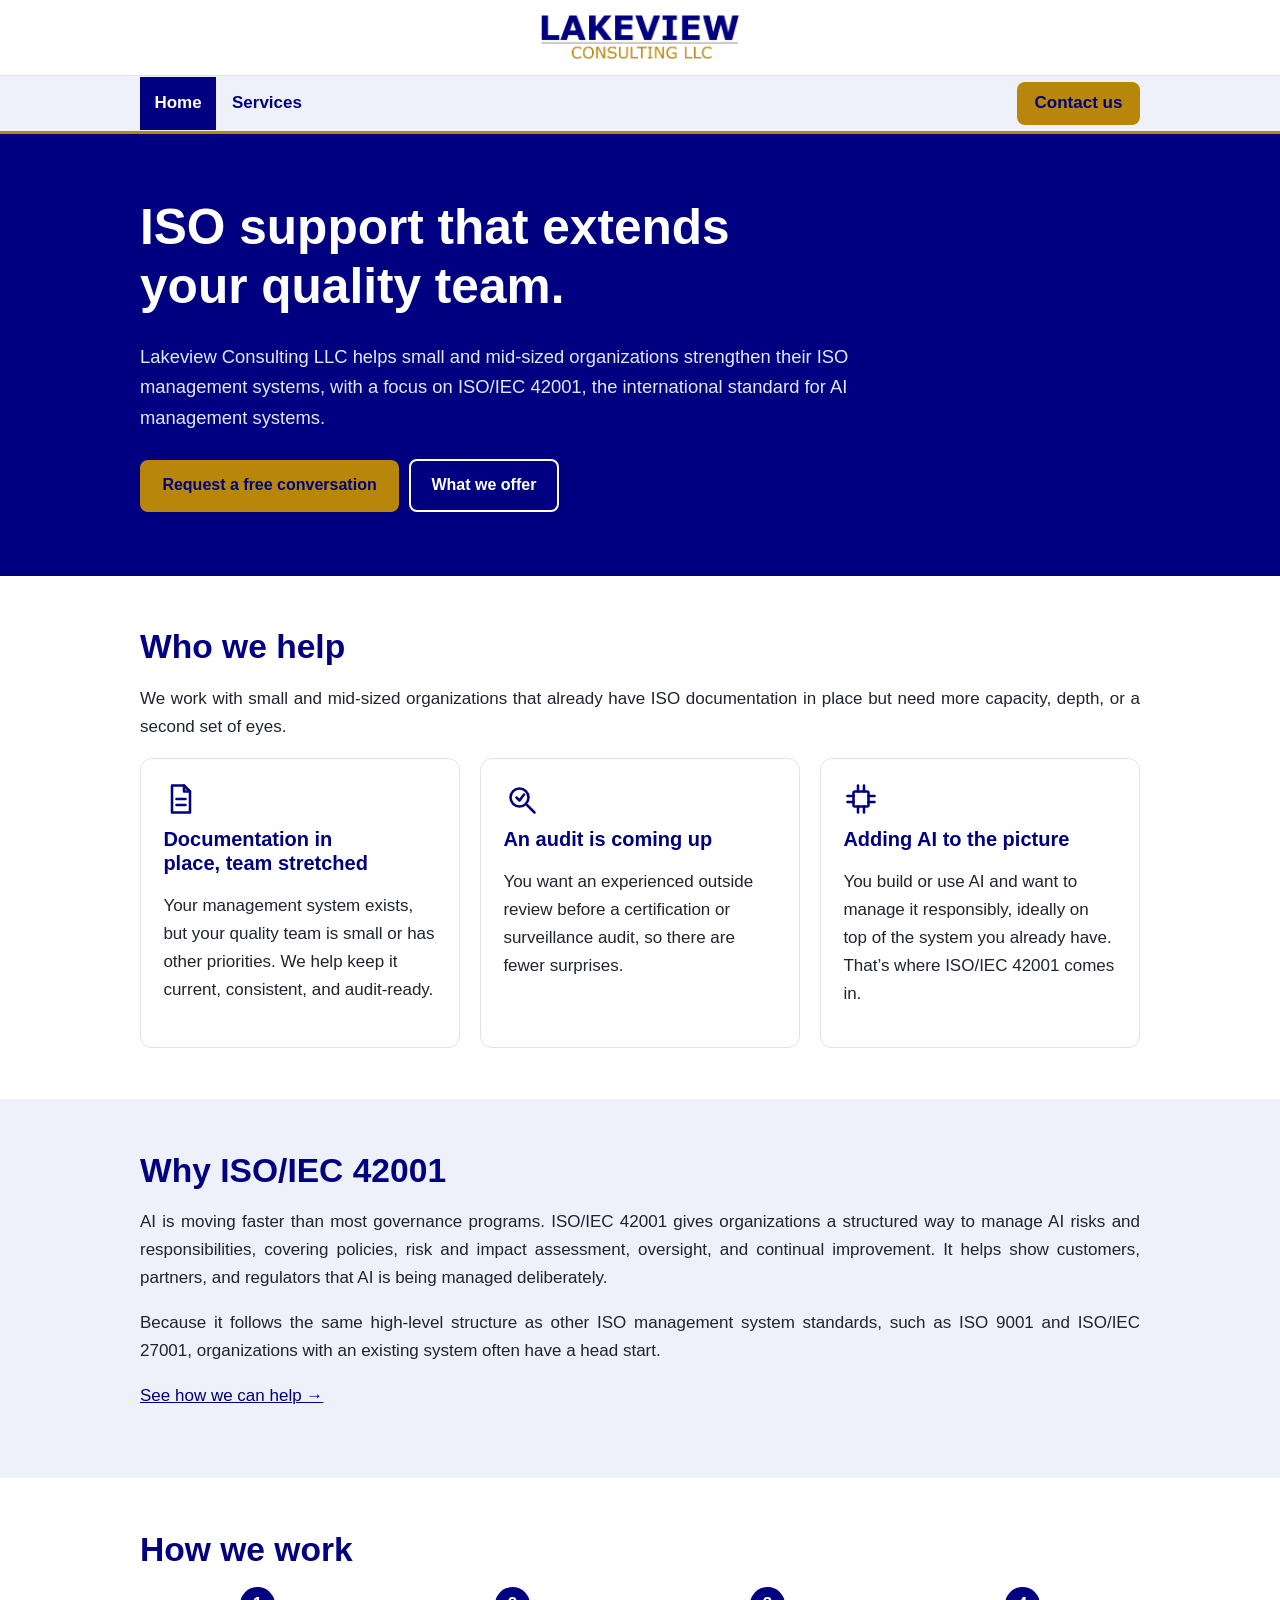
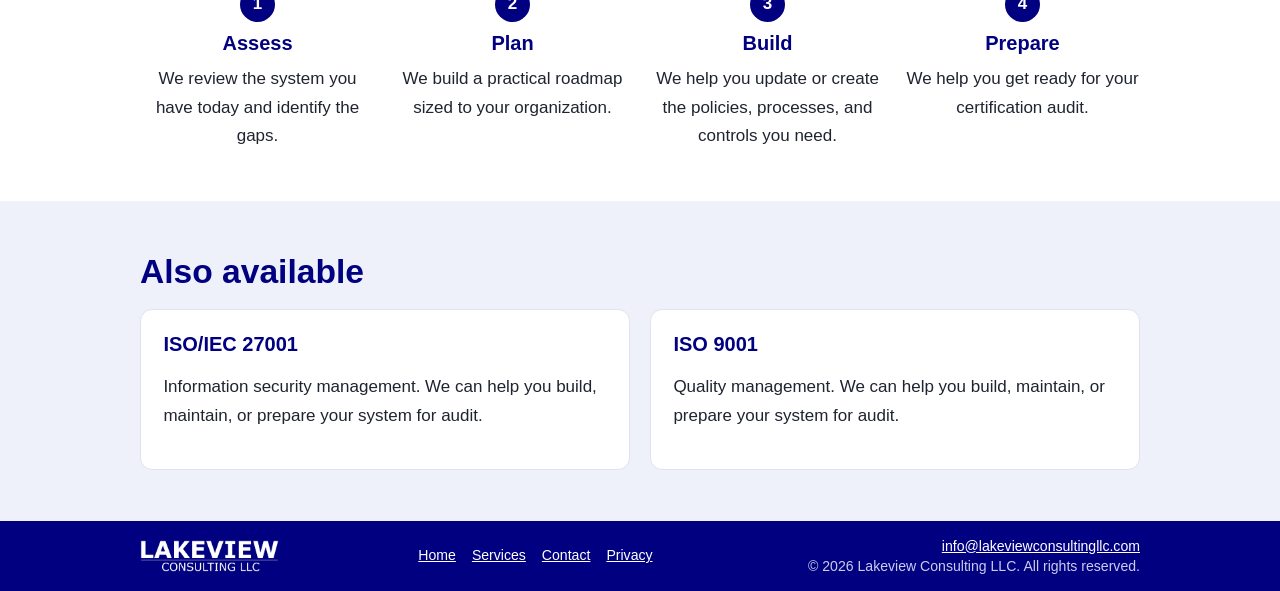
<file: index.html>
<!doctype html><html lang="en"><head><meta charset="utf-8"><meta name="viewport" content="width=device-width,initial-scale=1"><link rel="icon" href="favicon.png"><link rel="stylesheet" href="style.css"><title>Lakeview Consulting LLC | ISO 42001 Consulting</title><meta name="description" content="Lakeview Consulting LLC helps small and mid-sized organizations strengthen their ISO management systems, with a focus on ISO/IEC 42001 for AI management."></head><body>
<header class="site"><div class="wrap"><a class="brand" href="index.html"><img src="logo-wordmark.png" alt="Lakeview Consulting LLC" height="46"></a></div>
<nav class="main" aria-label="Main"><div class="wrap"><a class="tab" href="index.html" aria-current="page">Home</a><a class="tab" href="services.html">Services</a><a class="nav-cta" href="contact.html">Contact us</a></div></nav></header>

<div class="hero"><div class="wrap"><h1>ISO support that extends your quality team.</h1>
<p>Lakeview Consulting LLC helps small and mid-sized organizations strengthen their ISO management systems, with a focus on ISO/IEC 42001, the international standard for AI management systems.</p>
<a class="btn" href="contact.html">Request a free conversation</a><a class="btn alt" href="services.html">What we offer</a></div></div>
<section><div class="wrap"><h2>Who we help</h2>
<p>We work with small and mid-sized organizations that already have ISO documentation in place but need more capacity, depth, or a second set of eyes.</p>
<div class="grid">
<div class="card"><svg class="icon" viewBox="0 0 24 24" aria-hidden="true"><path d="M6 3h8l4 4v14H6z"/><path d="M14 3v4h4M9 12h6M9 16h6"/></svg><h3>Documentation in place, team stretched</h3><p>Your management system exists, but your quality team is small or has other priorities. We help keep it current, consistent, and audit-ready.</p></div>
<div class="card"><svg class="icon" viewBox="0 0 24 24" aria-hidden="true"><circle cx="11" cy="11" r="6"/><path d="M16 16l5 5M9 11l2 2 3-4"/></svg><h3>An audit is coming up</h3><p>You want an experienced outside review before a certification or surveillance audit, so there are fewer surprises.</p></div>
<div class="card"><svg class="icon" viewBox="0 0 24 24" aria-hidden="true"><rect x="7" y="7" width="10" height="10" rx="1"/><path d="M10 3v4M14 3v4M10 17v4M14 17v4M3 10h4M3 14h4M17 10h4M17 14h4"/></svg><h3>Adding AI to the picture</h3><p>You build or use AI and want to manage it responsibly, ideally on top of the system you already have. That&rsquo;s where ISO/IEC 42001 comes in.</p></div>
</div></div></section>
<section class="tint"><div class="wrap"><h2>Why ISO/IEC 42001</h2>
<p>AI is moving faster than most governance programs. ISO/IEC 42001 gives organizations a structured way to manage AI risks and responsibilities, covering policies, risk and impact assessment, oversight, and continual improvement. It helps show customers, partners, and regulators that AI is being managed deliberately.</p>
<p>Because it follows the same high-level structure as other ISO management system standards, such as ISO 9001 and ISO/IEC 27001, organizations with an existing system often have a head start.</p>
<p><a href="services.html">See how we can help &rarr;</a></p></div></section>
<section><div class="wrap"><h2>How we work</h2>
<ol class="steps">
<li><h3>Assess</h3>We review the system you have today and identify the gaps.</li>
<li><h3>Plan</h3>We build a practical roadmap sized to your organization.</li>
<li><h3>Build</h3>We help you update or create the policies, processes, and controls you need.</li>
<li><h3>Prepare</h3>We help you get ready for your certification audit.</li>
</ol></div></section>
<section class="tint"><div class="wrap"><h2>Also available</h2>
<div class="grid">
<div class="card"><h3>ISO/IEC 27001</h3><p>Information security management. We can help you build, maintain, or prepare your system for audit.</p></div>
<div class="card"><h3>ISO 9001</h3><p>Quality management. We can help you build, maintain, or prepare your system for audit.</p></div>
</div></div></section>
<footer><div class="wrap"><img class="foot-logo" src="logo-wordmark-white.png" alt="Lakeview Consulting LLC" height="32"><nav aria-label="Footer"><a href="index.html">Home</a><a href="services.html">Services</a><a href="contact.html">Contact</a><a href="privacy.html">Privacy</a></nav><div class="foot-right"><p><a href="mailto:info@lakeviewconsultingllc.com">info@lakeviewconsultingllc.com</a></p><p>&copy; 2026 Lakeview Consulting LLC. All rights reserved.</p></div></div></footer>
</body></html>
</file>
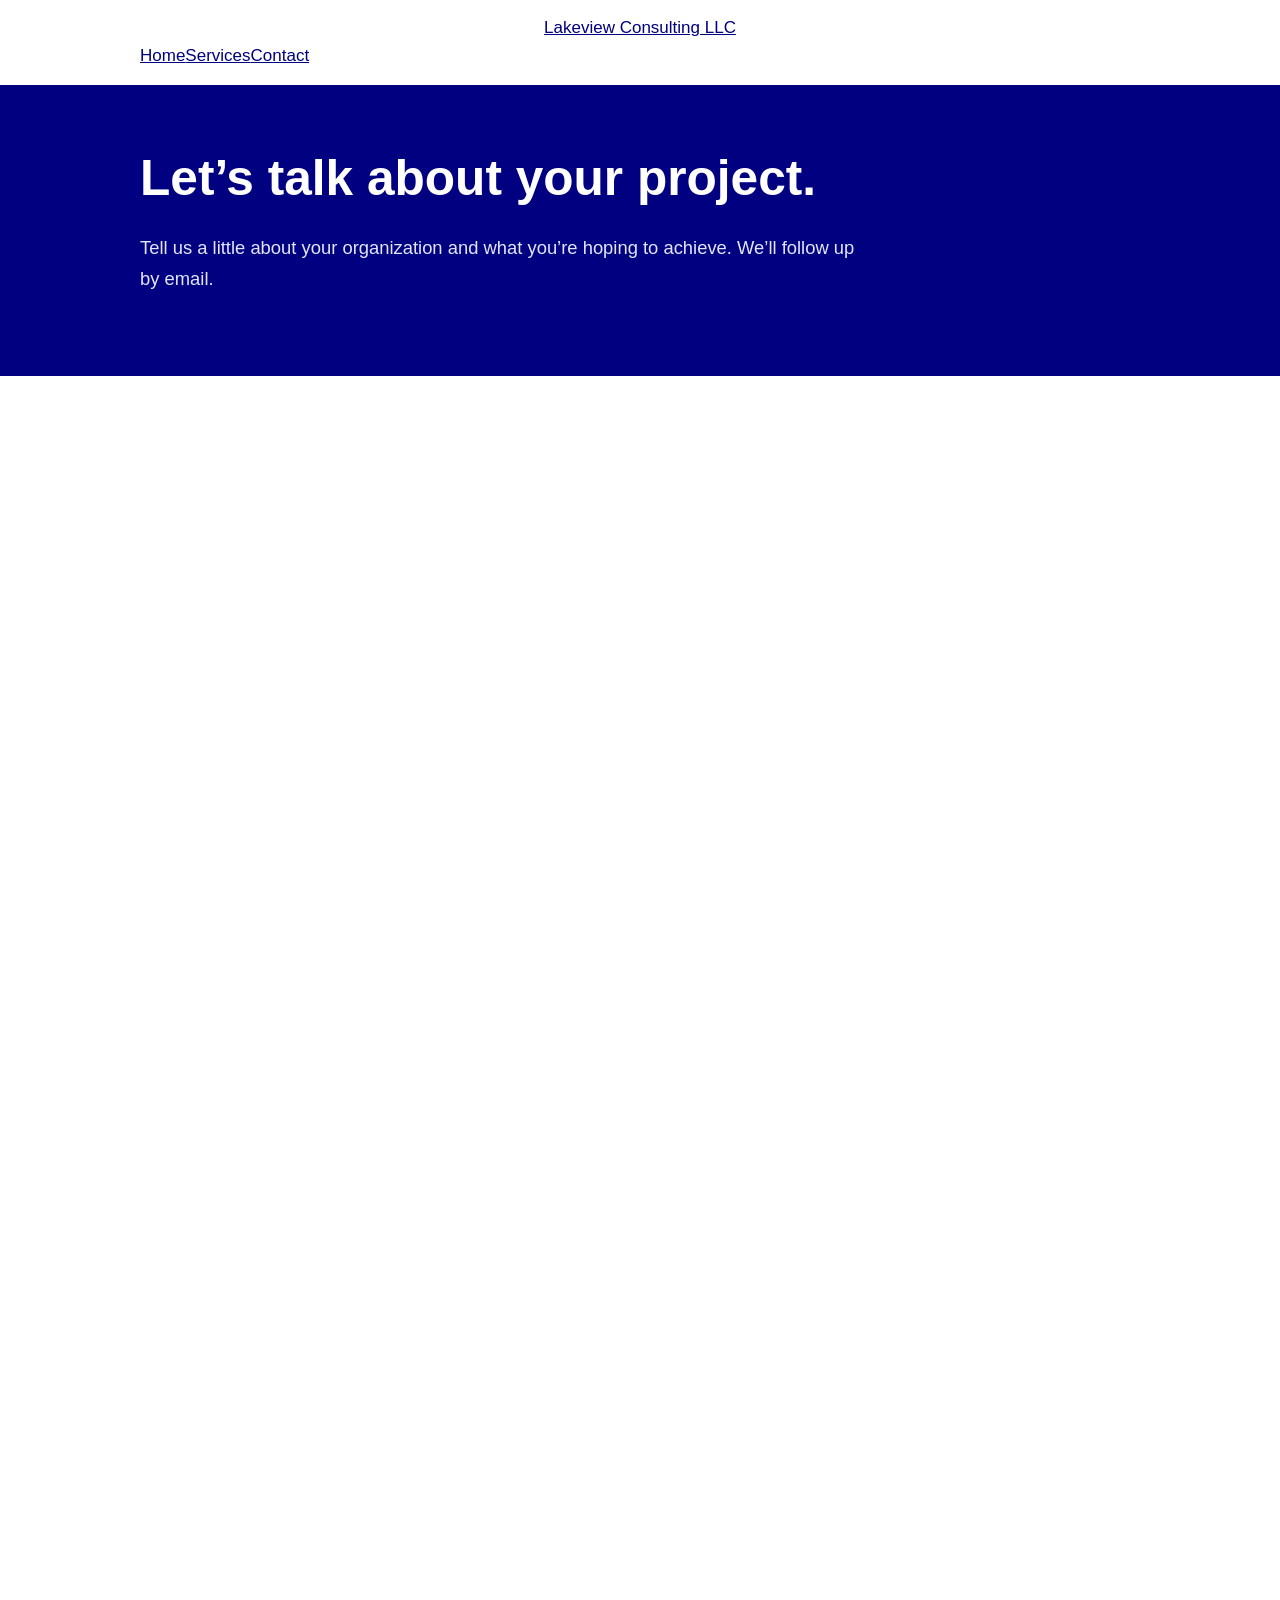
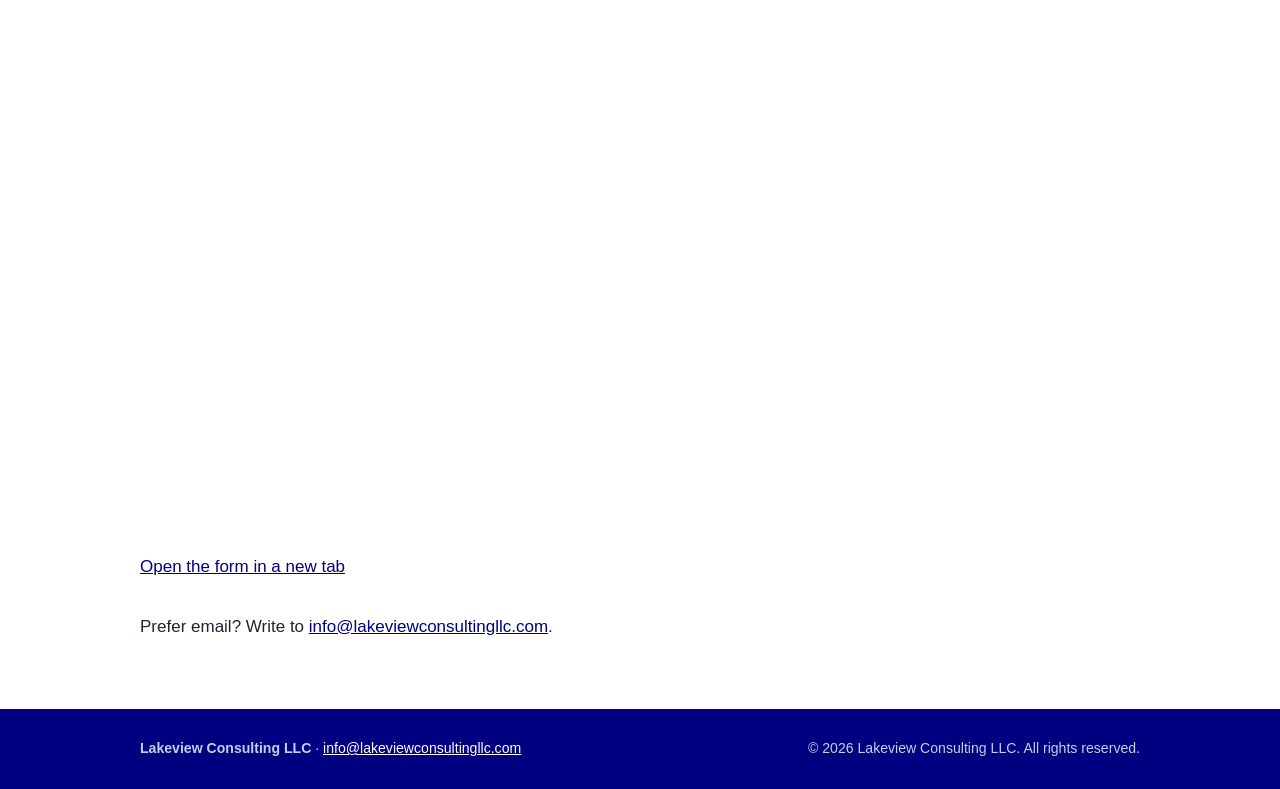
<file: contact LVC Web.html>
<!doctype html><html lang="en"><head><meta charset="utf-8"><meta name="viewport" content="width=device-width,initial-scale=1"><link rel="stylesheet" href="style.css"><title>Contact | Lakeview Consulting LLC</title><meta name="description" content="Contact Lakeview Consulting LLC about ISO 42001, ISO 27001, or ISO 9001 consulting."></head><body>
<header class="site"><div class="wrap"><a class="brand" href="index.html">Lakeview Consulting LLC</a><nav aria-label="Main"><a href="index.html">Home</a><a href="services.html">Services</a><a href="contact.html" aria-current="page">Contact</a></nav></div></header>
<div class="hero"><div class="wrap"><h1>Let&rsquo;s talk about your project.</h1><p>Tell us a little about your organization and what you&rsquo;re hoping to achieve. We&rsquo;ll follow up by email.</p></div></div>
<section><div class="wrap">
<!-- SETUP: in Microsoft Forms choose Share > Embed, and put the form's address in the src below (replace https://forms.cloud.microsoft/Pages/ResponsePage.aspx?id=Ba7k6cw50UWkPvwSs1Vec3h3SYGLq1FNv_kxORxAvrRUN1Q2MDRWT09HVVJaQzhIVERDV1dXVjNIRC4u&amp;embed=true) -->
<iframe class="embed" title="Contact form" src="https://forms.cloud.microsoft/Pages/ResponsePage.aspx?id=Ba7k6cw50UWkPvwSs1Vec3h3SYGLq1FNv_kxORxAvrRUN1Q2MDRWT09HVVJaQzhIVERDV1dXVjNIRC4u&amp;embed=true" allowfullscreen></iframe>
<p style="margin-top:1rem"><a href="https://forms.cloud.microsoft/Pages/ResponsePage.aspx?id=Ba7k6cw50UWkPvwSs1Vec3h3SYGLq1FNv_kxORxAvrRUN1Q2MDRWT09HVVJaQzhIVERDV1dXVjNIRC4u" target="_blank" rel="noopener">Open the form in a new tab</a></p>
<p style="margin-top:2rem">Prefer email? Write to <a href="mailto:info@lakeviewconsultingllc.com">info@lakeviewconsultingllc.com</a>.</p>
</div></section>
<footer><div class="wrap"><p><strong>Lakeview Consulting LLC</strong> &middot; <a href="mailto:info@lakeviewconsultingllc.com">info@lakeviewconsultingllc.com</a></p><p>&copy; 2026 Lakeview Consulting LLC. All rights reserved.</p></div></footer></body></html>
</file>
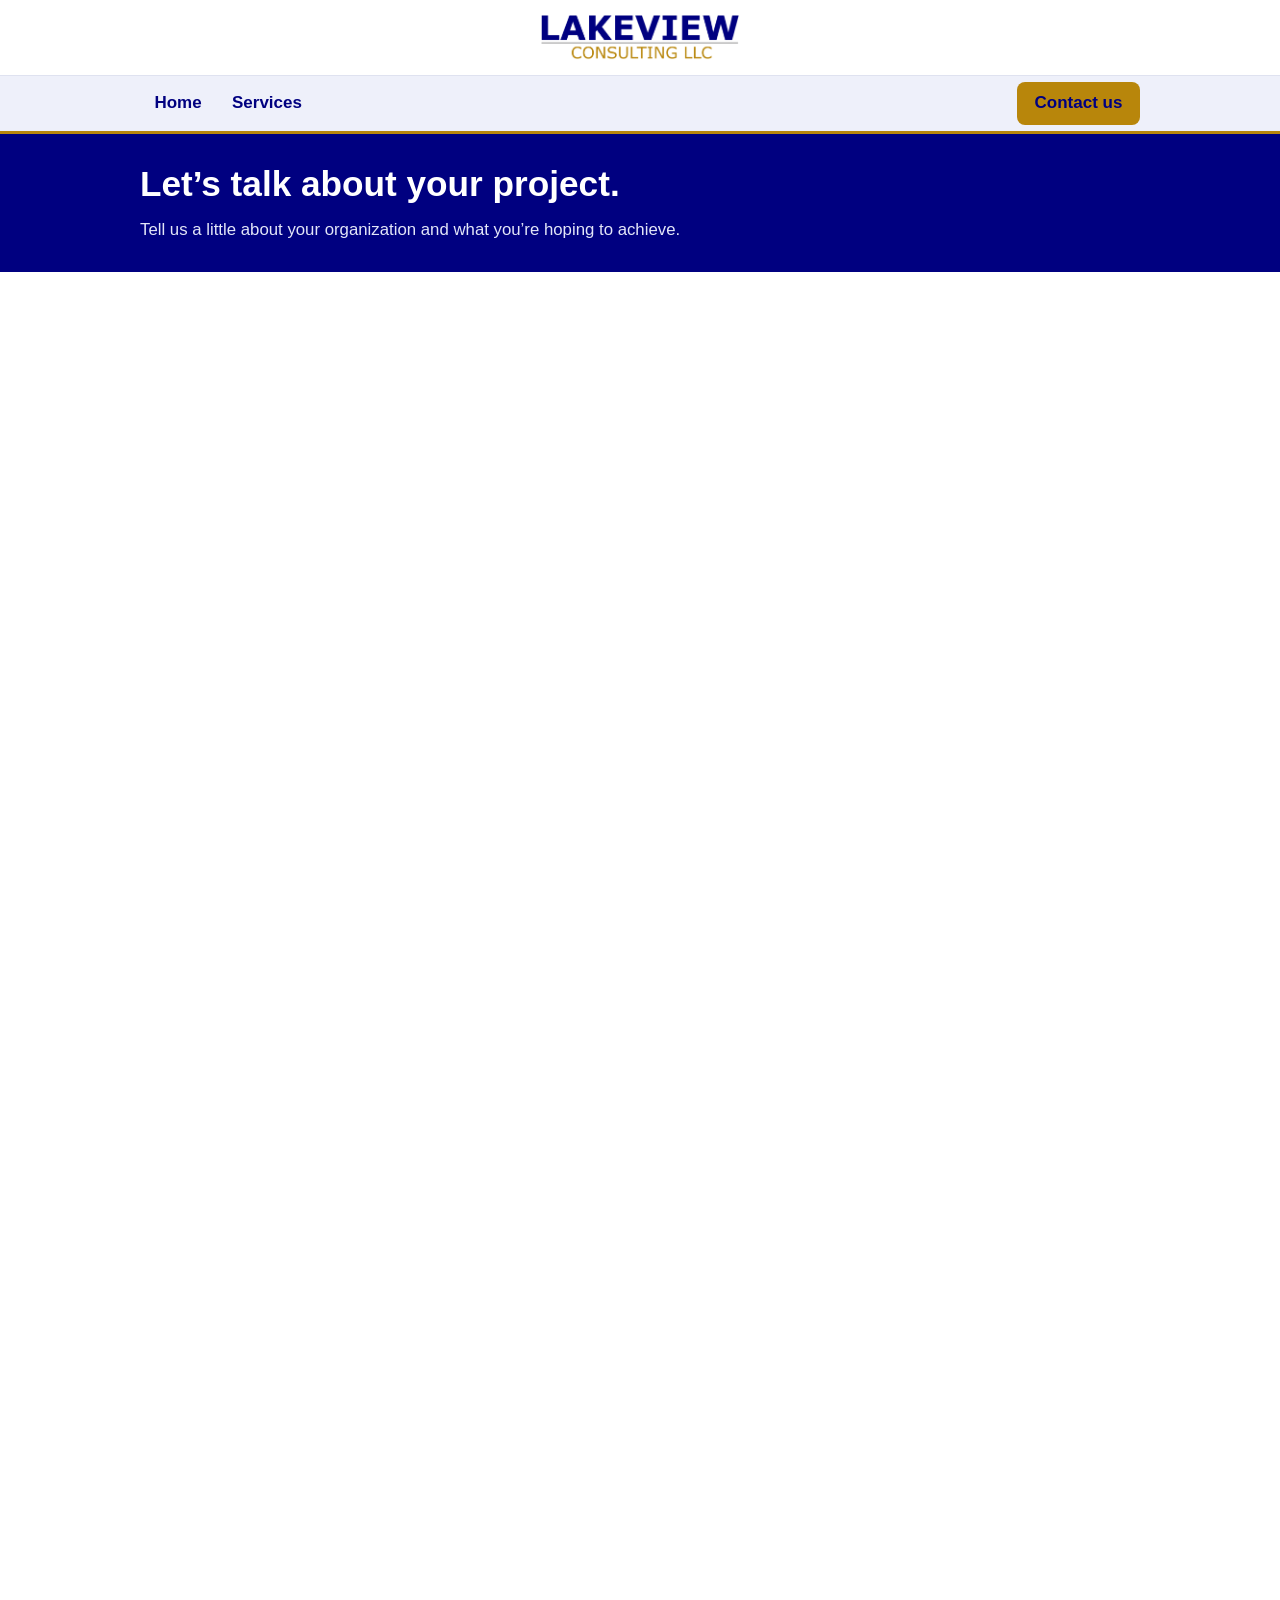
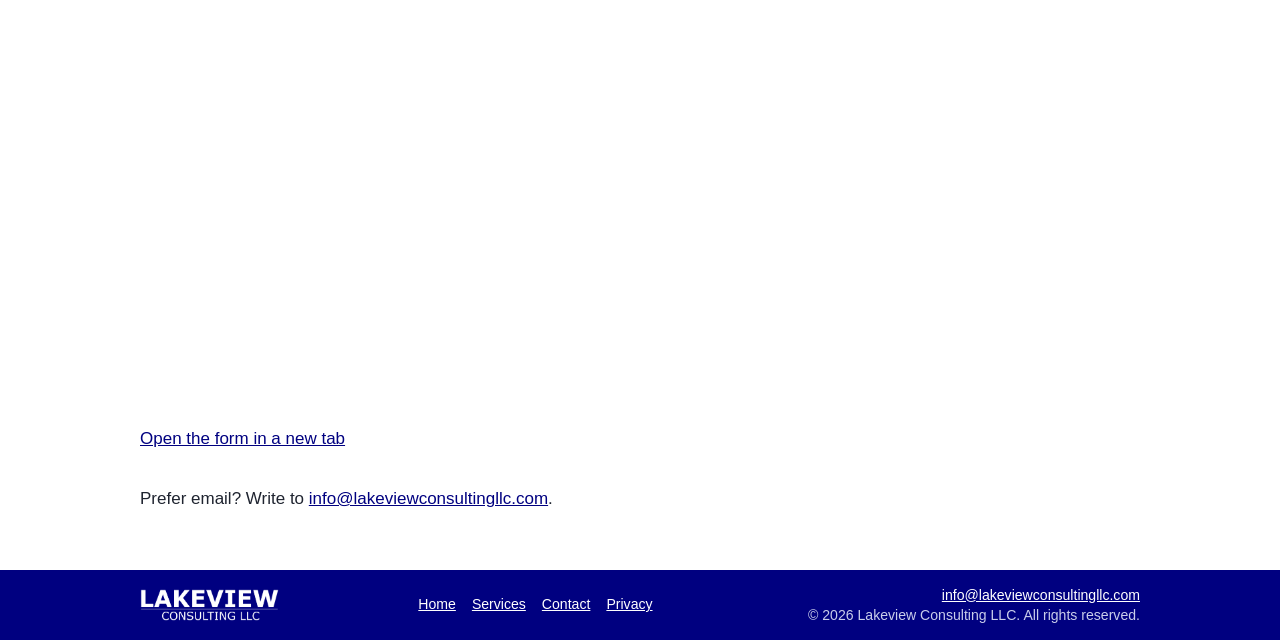
<file: contact.html>
<!doctype html><html lang="en"><head><meta charset="utf-8"><meta name="viewport" content="width=device-width,initial-scale=1"><link rel="icon" href="favicon.png"><link rel="stylesheet" href="style.css"><title>Contact | Lakeview Consulting LLC</title><meta name="description" content="Contact Lakeview Consulting LLC about ISO 42001, ISO 27001, or ISO 9001 consulting."></head><body>
<header class="site"><div class="wrap"><a class="brand" href="index.html"><img src="logo-wordmark.png" alt="Lakeview Consulting LLC" height="46"></a></div>
<nav class="main" aria-label="Main"><div class="wrap"><a class="tab" href="index.html">Home</a><a class="tab" href="services.html">Services</a><a class="nav-cta" href="contact.html">Contact us</a></div></nav></header>

<div class="hero compact"><div class="wrap"><h1>Let&rsquo;s talk about your project.</h1><p>Tell us a little about your organization and what you&rsquo;re hoping to achieve.</p></div></div>
<section class="tight"><div class="wrap">
<iframe class="embed" title="Contact form" src="https://forms.cloud.microsoft/Pages/ResponsePage.aspx?id=Ba7k6cw50UWkPvwSs1Vec3h3SYGLq1FNv_kxORxAvrRUN1Q2MDRWT09HVVJaQzhIVERDV1dXVjNIRC4u&amp;embed=true" allowfullscreen></iframe>
<p style="margin-top:1rem"><a href="https://forms.cloud.microsoft/Pages/ResponsePage.aspx?id=Ba7k6cw50UWkPvwSs1Vec3h3SYGLq1FNv_kxORxAvrRUN1Q2MDRWT09HVVJaQzhIVERDV1dXVjNIRC4u" target="_blank" rel="noopener">Open the form in a new tab</a></p>
<p style="margin-top:2rem">Prefer email? Write to <a href="mailto:info@lakeviewconsultingllc.com">info@lakeviewconsultingllc.com</a>.</p>
</div></section>
<footer><div class="wrap"><img class="foot-logo" src="logo-wordmark-white.png" alt="Lakeview Consulting LLC" height="32"><nav aria-label="Footer"><a href="index.html">Home</a><a href="services.html">Services</a><a href="contact.html">Contact</a><a href="privacy.html">Privacy</a></nav><div class="foot-right"><p><a href="mailto:info@lakeviewconsultingllc.com">info@lakeviewconsultingllc.com</a></p><p>&copy; 2026 Lakeview Consulting LLC. All rights reserved.</p></div></div></footer>
</body></html>
</file>
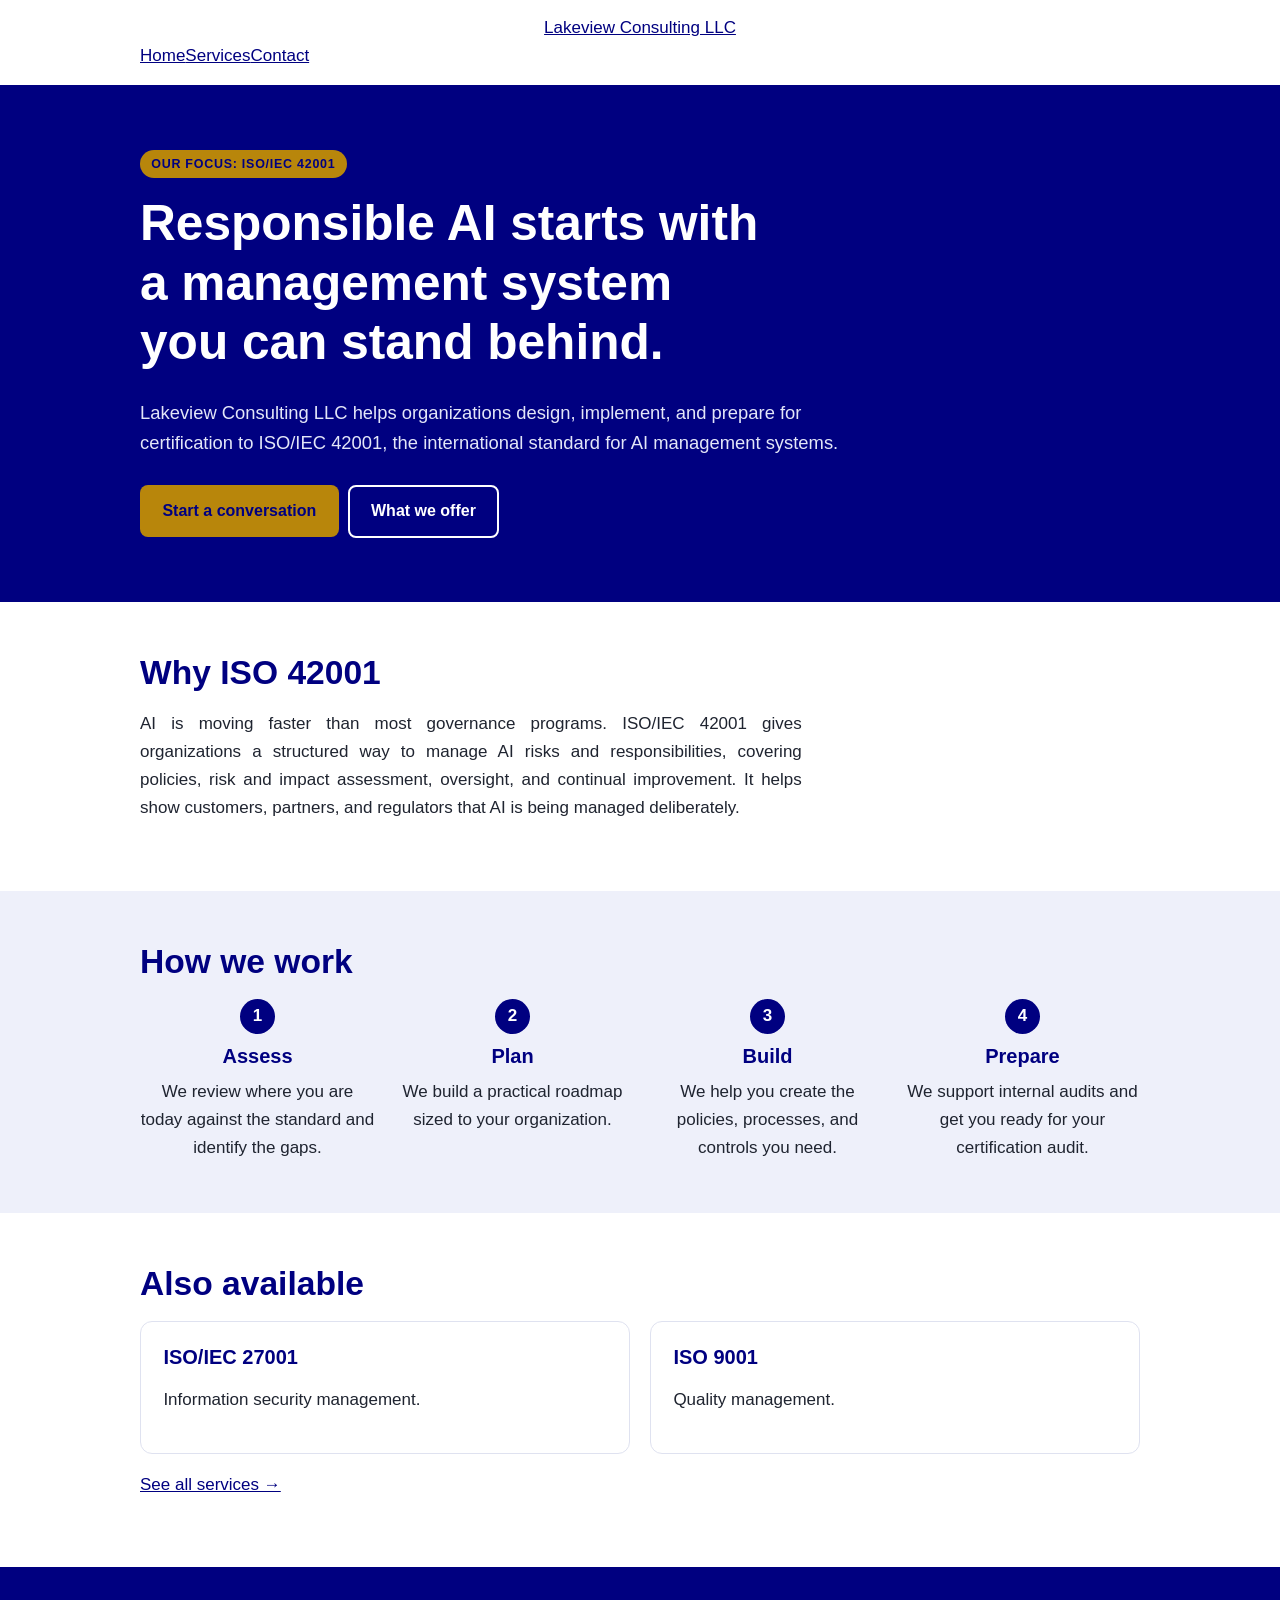
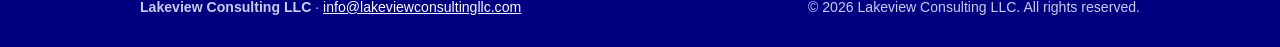
<file: index LVC Web.html>
<!doctype html><html lang="en"><head><meta charset="utf-8"><meta name="viewport" content="width=device-width,initial-scale=1"><link rel="stylesheet" href="style.css"><title>Lakeview Consulting LLC | ISO 42001 Consulting</title><meta name="description" content="Lakeview Consulting LLC helps organizations design, implement, and prepare for certification to ISO/IEC 42001, the international standard for AI management systems."></head><body>
<header class="site"><div class="wrap"><a class="brand" href="index.html">Lakeview Consulting LLC</a><nav aria-label="Main"><a href="index.html" aria-current="page">Home</a><a href="services.html">Services</a><a href="contact.html">Contact</a></nav></div></header>
<div class="hero"><div class="wrap">
<span class="tag">Our focus: ISO/IEC 42001</span>
<h1>Responsible AI starts with a management system you can stand behind.</h1>
<p>Lakeview Consulting LLC helps organizations design, implement, and prepare for certification to ISO/IEC 42001, the international standard for AI management systems.</p>
<a class="btn" href="contact.html">Start a conversation</a><a class="btn alt" href="services.html">What we offer</a>
</div></div>
<section><div class="wrap">
<h2>Why ISO 42001</h2>
<p style="max-width:70ch">AI is moving faster than most governance programs. ISO/IEC 42001 gives organizations a structured way to manage AI risks and responsibilities, covering policies, risk and impact assessment, oversight, and continual improvement. It helps show customers, partners, and regulators that AI is being managed deliberately.</p>
</div></section>
<section class="tint"><div class="wrap">
<h2>How we work</h2>
<ol class="steps">
<li><h3>Assess</h3>We review where you are today against the standard and identify the gaps.</li>
<li><h3>Plan</h3>We build a practical roadmap sized to your organization.</li>
<li><h3>Build</h3>We help you create the policies, processes, and controls you need.</li>
<li><h3>Prepare</h3>We support internal audits and get you ready for your certification audit.</li>
</ol></div></section>
<section><div class="wrap">
<h2>Also available</h2>
<div class="grid">
<div class="card"><h3>ISO/IEC 27001</h3><p>Information security management.</p></div>
<div class="card"><h3>ISO 9001</h3><p>Quality management.</p></div>
</div>
<p><a href="services.html">See all services &rarr;</a></p>
</div></section>
<footer><div class="wrap"><p><strong>Lakeview Consulting LLC</strong> &middot; <a href="mailto:info@lakeviewconsultingllc.com">info@lakeviewconsultingllc.com</a></p><p>&copy; 2026 Lakeview Consulting LLC. All rights reserved.</p></div></footer></body></html>
</file>
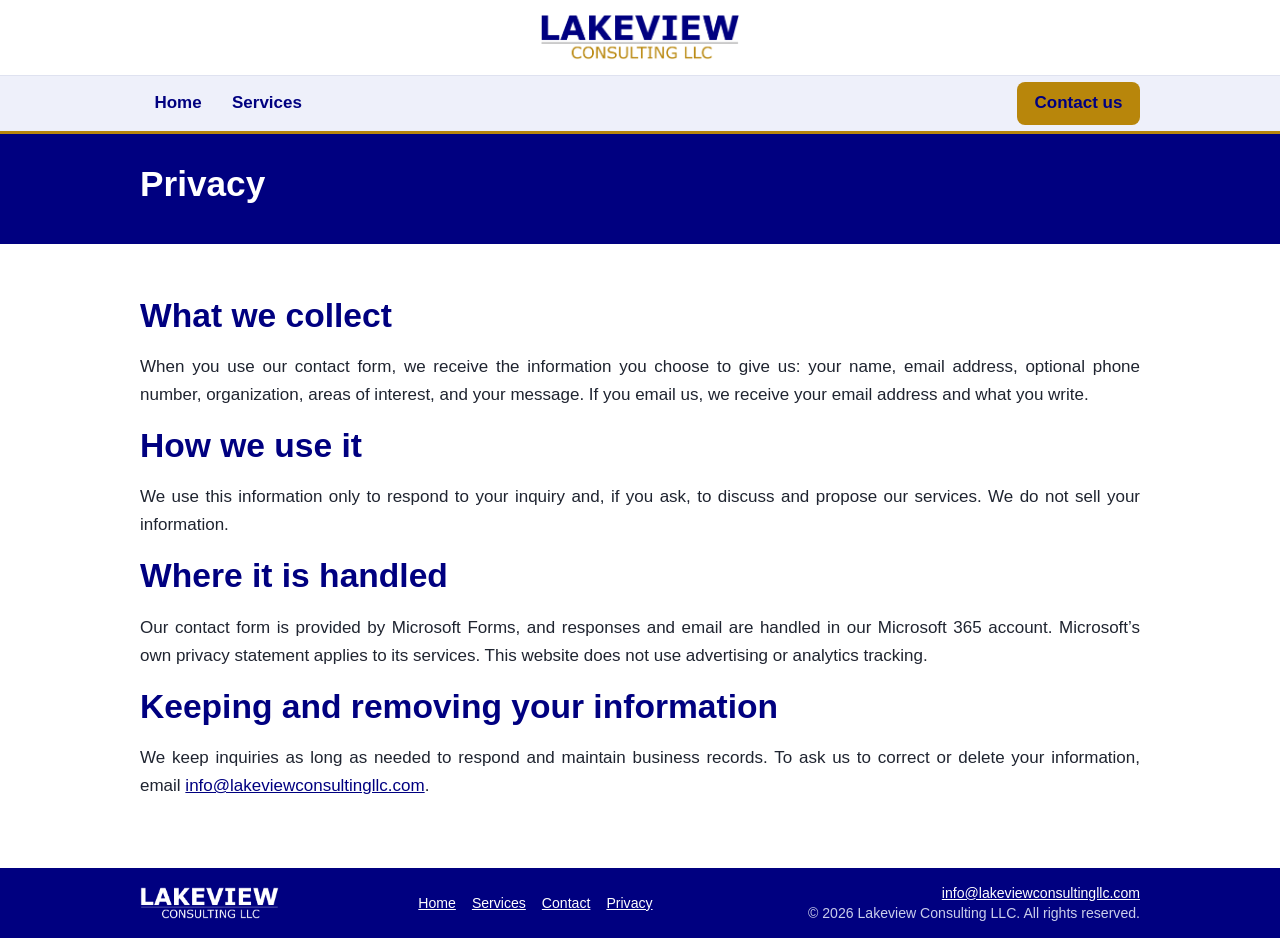
<file: privacy.html>
<!doctype html><html lang="en"><head><meta charset="utf-8"><meta name="viewport" content="width=device-width,initial-scale=1"><link rel="icon" href="favicon.png"><link rel="stylesheet" href="style.css"><title>Privacy | Lakeview Consulting LLC</title><meta name="description" content="How Lakeview Consulting LLC handles information you send through this website."></head><body>
<header class="site"><div class="wrap"><a class="brand" href="index.html"><img src="logo-wordmark.png" alt="Lakeview Consulting LLC" height="46"></a></div>
<nav class="main" aria-label="Main"><div class="wrap"><a class="tab" href="index.html">Home</a><a class="tab" href="services.html">Services</a><a class="nav-cta" href="contact.html">Contact us</a></div></nav></header>

<div class="hero compact"><div class="wrap"><h1>Privacy</h1></div></div>
<section><div class="wrap">
<h2>What we collect</h2><p>When you use our contact form, we receive the information you choose to give us: your name, email address, optional phone number, organization, areas of interest, and your message. If you email us, we receive your email address and what you write.</p>
<h2>How we use it</h2><p>We use this information only to respond to your inquiry and, if you ask, to discuss and propose our services. We do not sell your information.</p>
<h2>Where it is handled</h2><p>Our contact form is provided by Microsoft Forms, and responses and email are handled in our Microsoft 365 account. Microsoft&rsquo;s own privacy statement applies to its services. This website does not use advertising or analytics tracking.</p>
<h2>Keeping and removing your information</h2><p>We keep inquiries as long as needed to respond and maintain business records. To ask us to correct or delete your information, email <a href="mailto:info@lakeviewconsultingllc.com">info@lakeviewconsultingllc.com</a>.</p>
</div></section>
<footer><div class="wrap"><img class="foot-logo" src="logo-wordmark-white.png" alt="Lakeview Consulting LLC" height="32"><nav aria-label="Footer"><a href="index.html">Home</a><a href="services.html">Services</a><a href="contact.html">Contact</a><a href="privacy.html">Privacy</a></nav><div class="foot-right"><p><a href="mailto:info@lakeviewconsultingllc.com">info@lakeviewconsultingllc.com</a></p><p>&copy; 2026 Lakeview Consulting LLC. All rights reserved.</p></div></div></footer>
</body></html>
</file>
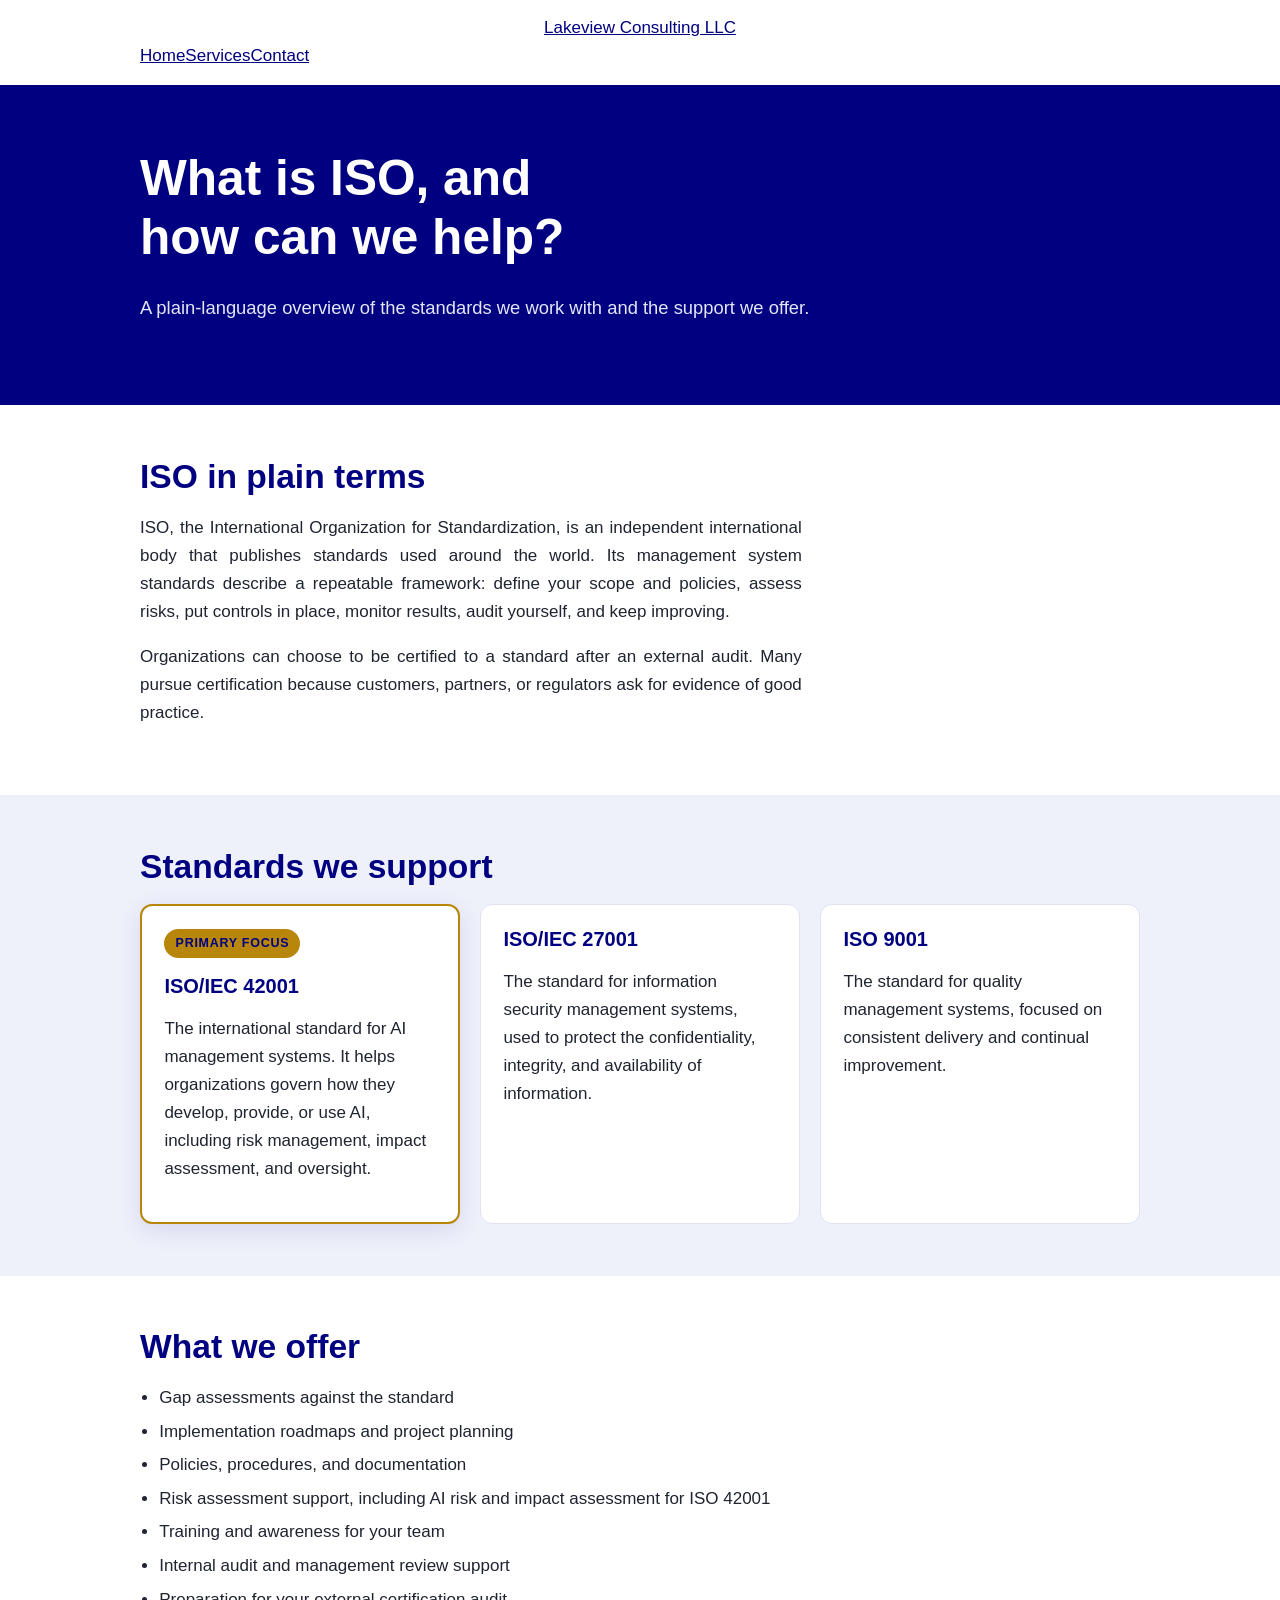
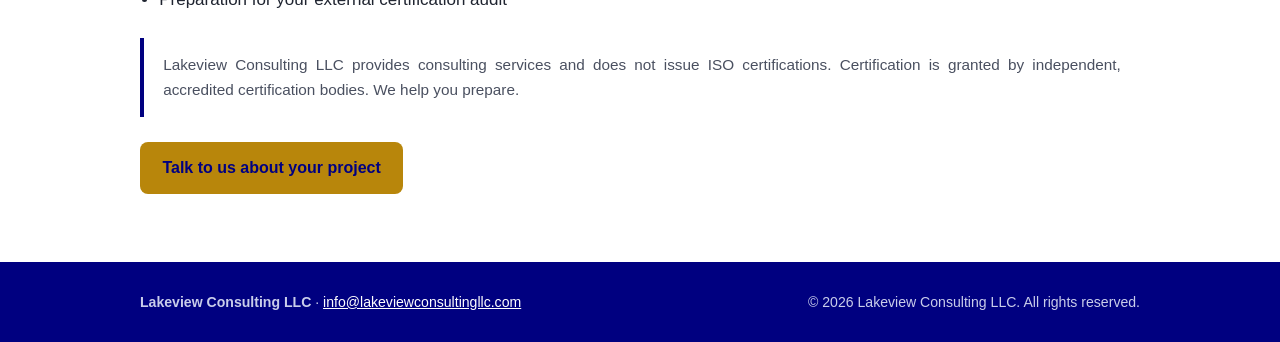
<file: services LVC Web.html>
<!doctype html><html lang="en"><head><meta charset="utf-8"><meta name="viewport" content="width=device-width,initial-scale=1"><link rel="stylesheet" href="style.css"><title>Services | Lakeview Consulting LLC</title><meta name="description" content="What ISO standards are and how Lakeview Consulting LLC helps with ISO 42001, ISO 27001, and ISO 9001."></head><body>
<header class="site"><div class="wrap"><a class="brand" href="index.html">Lakeview Consulting LLC</a><nav aria-label="Main"><a href="index.html">Home</a><a href="services.html" aria-current="page">Services</a><a href="contact.html">Contact</a></nav></div></header>
<div class="hero"><div class="wrap"><h1>What is ISO, and how can we help?</h1><p>A plain-language overview of the standards we work with and the support we offer.</p></div></div>
<section><div class="wrap">
<h2>ISO in plain terms</h2>
<p style="max-width:70ch">ISO, the International Organization for Standardization, is an independent international body that publishes standards used around the world. Its management system standards describe a repeatable framework: define your scope and policies, assess risks, put controls in place, monitor results, audit yourself, and keep improving.</p>
<p style="max-width:70ch">Organizations can choose to be certified to a standard after an external audit. Many pursue certification because customers, partners, or regulators ask for evidence of good practice.</p>
</div></section>
<section class="tint"><div class="wrap">
<h2>Standards we support</h2>
<div class="grid">
<div class="card featured"><span class="tag">Primary focus</span><h3>ISO/IEC 42001</h3><p>The international standard for AI management systems. It helps organizations govern how they develop, provide, or use AI, including risk management, impact assessment, and oversight.</p></div>
<div class="card"><h3>ISO/IEC 27001</h3><p>The standard for information security management systems, used to protect the confidentiality, integrity, and availability of information.</p></div>
<div class="card"><h3>ISO 9001</h3><p>The standard for quality management systems, focused on consistent delivery and continual improvement.</p></div>
</div></div></section>
<section><div class="wrap">
<h2>What we offer</h2>
<ul class="offer">
<li>Gap assessments against the standard</li>
<li>Implementation roadmaps and project planning</li>
<li>Policies, procedures, and documentation</li>
<li>Risk assessment support, including AI risk and impact assessment for ISO 42001</li>
<li>Training and awareness for your team</li>
<li>Internal audit and management review support</li>
<li>Preparation for your external certification audit</li>
</ul>
<p class="note">Lakeview Consulting LLC provides consulting services and does not issue ISO certifications. Certification is granted by independent, accredited certification bodies. We help you prepare.</p>
<p><a class="btn" href="contact.html">Talk to us about your project</a></p>
</div></section>
<footer><div class="wrap"><p><strong>Lakeview Consulting LLC</strong> &middot; <a href="mailto:info@lakeviewconsultingllc.com">info@lakeviewconsultingllc.com</a></p><p>&copy; 2026 Lakeview Consulting LLC. All rights reserved.</p></div></footer></body></html>
</file>
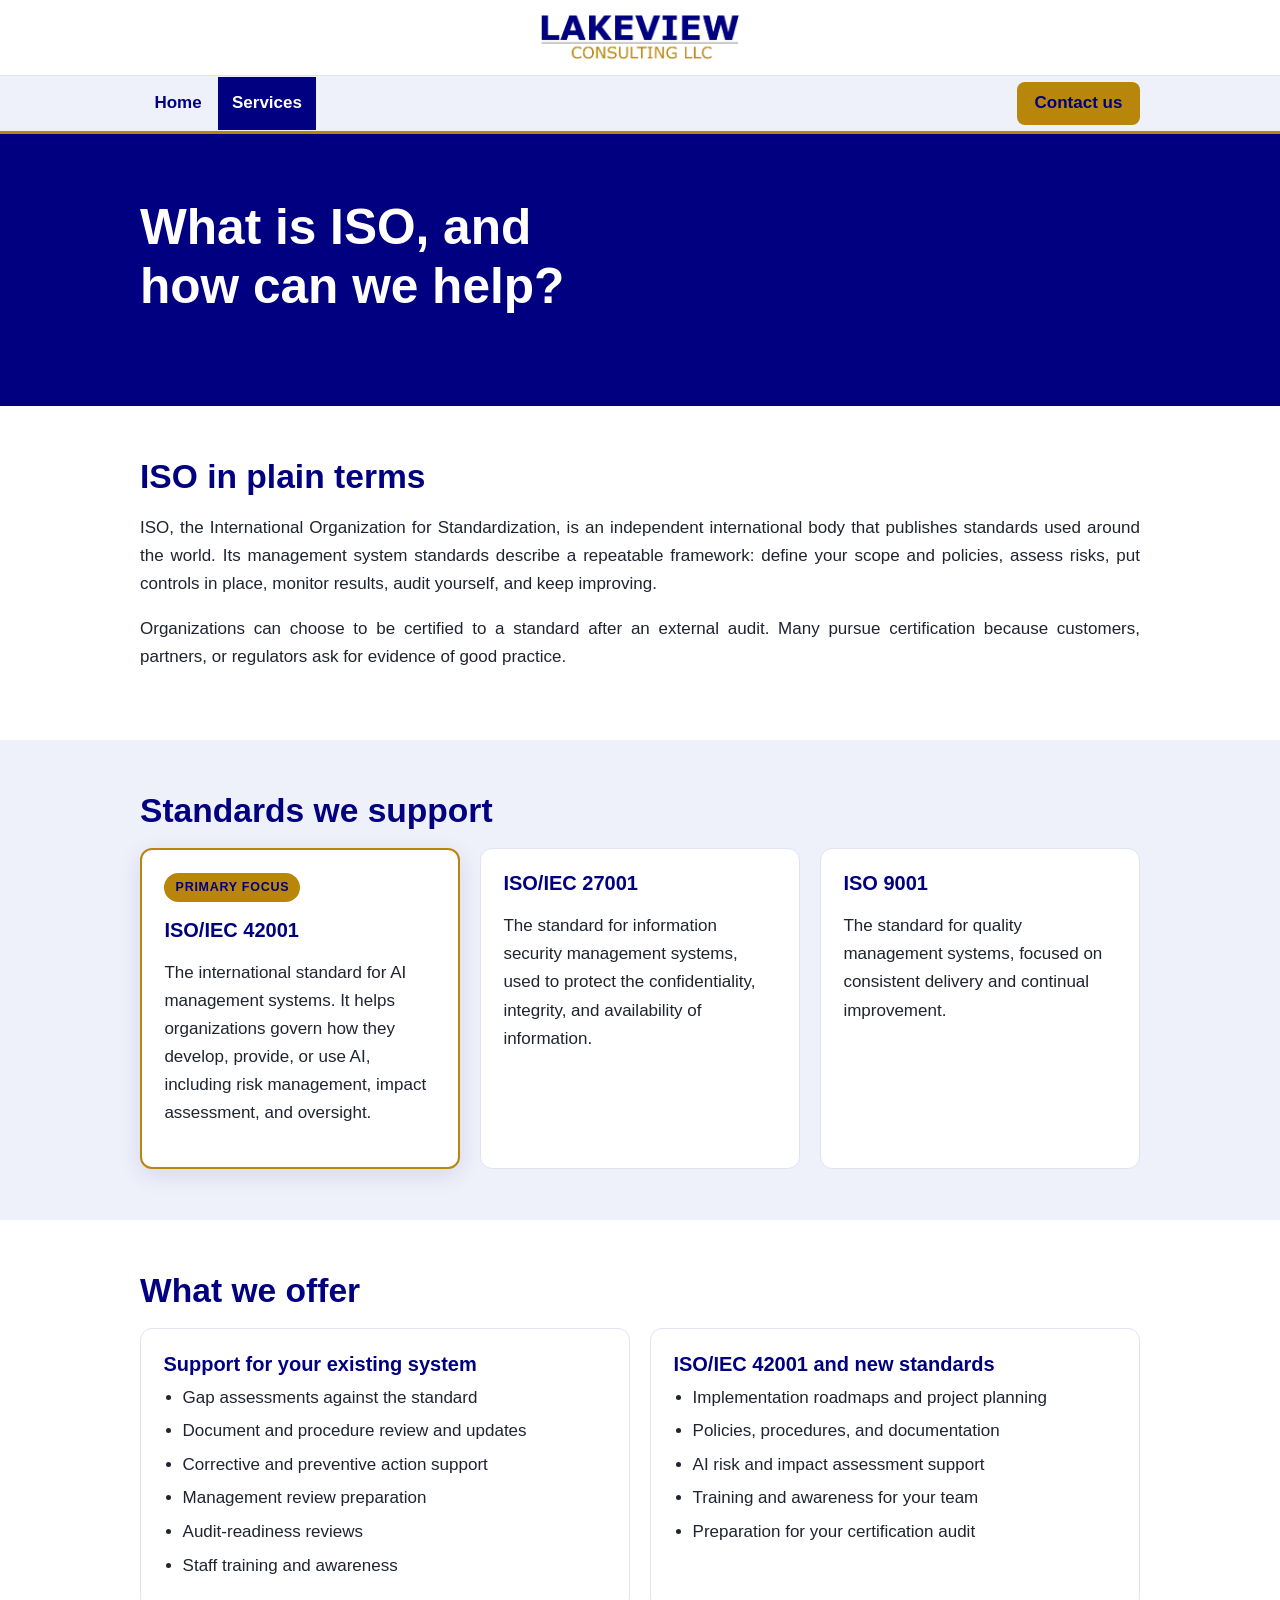
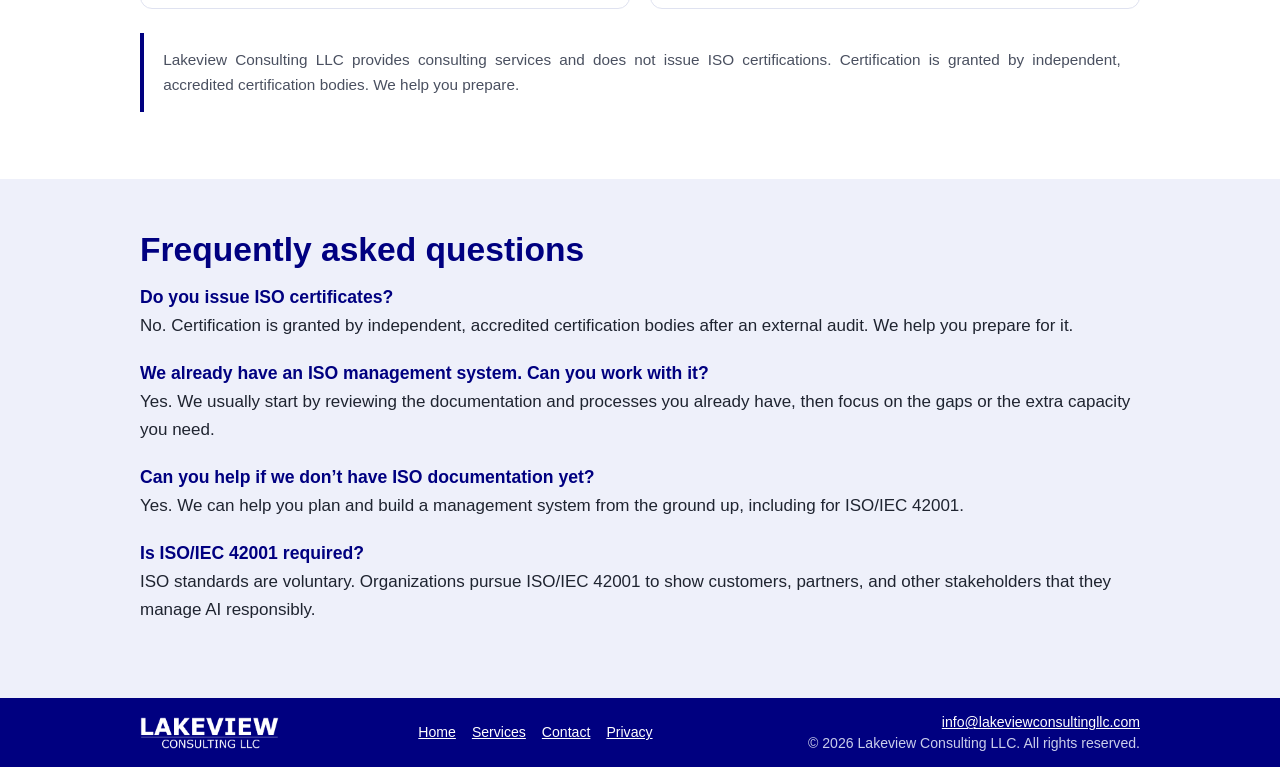
<file: services.html>
<!doctype html><html lang="en"><head><meta charset="utf-8"><meta name="viewport" content="width=device-width,initial-scale=1"><link rel="icon" href="favicon.png"><link rel="stylesheet" href="style.css"><title>Services | Lakeview Consulting LLC</title><meta name="description" content="What ISO standards are and how Lakeview Consulting LLC helps with ISO 42001, ISO 27001, and ISO 9001."></head><body>
<header class="site"><div class="wrap"><a class="brand" href="index.html"><img src="logo-wordmark.png" alt="Lakeview Consulting LLC" height="46"></a></div>
<nav class="main" aria-label="Main"><div class="wrap"><a class="tab" href="index.html">Home</a><a class="tab" href="services.html" aria-current="page">Services</a><a class="nav-cta" href="contact.html">Contact us</a></div></nav></header>

<div class="hero"><div class="wrap"><h1>What is ISO, and how can we help?</h1></div></div>
<section><div class="wrap"><h2>ISO in plain terms</h2>
<p>ISO, the International Organization for Standardization, is an independent international body that publishes standards used around the world. Its management system standards describe a repeatable framework: define your scope and policies, assess risks, put controls in place, monitor results, audit yourself, and keep improving.</p>
<p>Organizations can choose to be certified to a standard after an external audit. Many pursue certification because customers, partners, or regulators ask for evidence of good practice.</p></div></section>
<section class="tint"><div class="wrap"><h2>Standards we support</h2>
<div class="grid">
<div class="card featured"><span class="tag">Primary focus</span><h3>ISO/IEC 42001</h3><p>The international standard for AI management systems. It helps organizations govern how they develop, provide, or use AI, including risk management, impact assessment, and oversight.</p></div>
<div class="card"><h3>ISO/IEC 27001</h3><p>The standard for information security management systems, used to protect the confidentiality, integrity, and availability of information.</p></div>
<div class="card"><h3>ISO 9001</h3><p>The standard for quality management systems, focused on consistent delivery and continual improvement.</p></div>
</div></div></section>
<section><div class="wrap"><h2>What we offer</h2>
<div class="grid">
<div class="card"><h3>Support for your existing system</h3><ul class="offer"><li>Gap assessments against the standard</li><li>Document and procedure review and updates</li><li>Corrective and preventive action support</li><li>Management review preparation</li><li>Audit-readiness reviews</li><li>Staff training and awareness</li></ul></div>
<div class="card"><h3>ISO/IEC 42001 and new standards</h3><ul class="offer"><li>Implementation roadmaps and project planning</li><li>Policies, procedures, and documentation</li><li>AI risk and impact assessment support</li><li>Training and awareness for your team</li><li>Preparation for your certification audit</li></ul></div>
</div>
<p class="note">Lakeview Consulting LLC provides consulting services and does not issue ISO certifications. Certification is granted by independent, accredited certification bodies. We help you prepare.</p></div></section>
<section class="tint"><div class="wrap"><h2>Frequently asked questions</h2>
<div class="qa"><h3>Do you issue ISO certificates?</h3><p>No. Certification is granted by independent, accredited certification bodies after an external audit. We help you prepare for it.</p></div><div class="qa"><h3>We already have an ISO management system. Can you work with it?</h3><p>Yes. We usually start by reviewing the documentation and processes you already have, then focus on the gaps or the extra capacity you need.</p></div><div class="qa"><h3>Can you help if we don&rsquo;t have ISO documentation yet?</h3><p>Yes. We can help you plan and build a management system from the ground up, including for ISO/IEC 42001.</p></div><div class="qa"><h3>Is ISO/IEC 42001 required?</h3><p>ISO standards are voluntary. Organizations pursue ISO/IEC 42001 to show customers, partners, and other stakeholders that they manage AI responsibly.</p></div></div></section>
<footer><div class="wrap"><img class="foot-logo" src="logo-wordmark-white.png" alt="Lakeview Consulting LLC" height="32"><nav aria-label="Footer"><a href="index.html">Home</a><a href="services.html">Services</a><a href="contact.html">Contact</a><a href="privacy.html">Privacy</a></nav><div class="foot-right"><p><a href="mailto:info@lakeviewconsultingllc.com">info@lakeviewconsultingllc.com</a></p><p>&copy; 2026 Lakeview Consulting LLC. All rights reserved.</p></div></div></footer>
</body></html>
</file>
<file: style.css>
/* Lakeview Consulting LLC - brand colors: change these in one place */
:root{--ink:#000080;--lake:#000080;--mist:#eef0fa;--gold:#B8860B;--text:#1f2430;--muted:#4a5060;--line:#dfe2f0}
*{box-sizing:border-box}
html{scroll-behavior:smooth}
body{margin:0;font:17px/1.65 Arial,Helvetica,sans-serif;color:var(--text);background:#fff}
h1,h2,h3{color:var(--ink);line-height:1.2;margin:0 0 .5em;text-wrap:balance}
h1{font-size:clamp(2rem,5vw,3.1rem)}h2{font-size:clamp(1.5rem,3vw,2.1rem)}h3{font-size:1.25rem}
a{color:var(--lake)}
a:focus-visible,.btn:focus-visible{outline:3px solid var(--gold);outline-offset:2px}
.wrap{max-width:1040px;margin:0 auto;padding:0 1.25rem}
/* header */
header.site > .wrap{padding-top:.9rem;padding-bottom:.9rem}
.brand{display:block;width:fit-content;margin:0 auto}
.brand img{display:block;height:46px;width:auto}
nav.main{background:var(--mist);border-top:1px solid var(--line);border-bottom:3px solid var(--gold)}
nav.main .wrap{display:flex;align-items:center;flex-wrap:wrap;gap:.1rem}
nav.main a.tab{padding:.8rem .9rem;font-weight:700;color:var(--ink);text-decoration:none}
nav.main a.tab:hover{background:#dfe3f7}
nav.main a.tab[aria-current]{background:var(--ink);color:#fff}
nav.main a.nav-cta{margin:.4rem 0 .4rem auto;padding:.45rem 1.1rem;background:var(--gold);color:var(--ink);font-weight:700;border-radius:8px;text-decoration:none}
nav.main a.nav-cta:hover{filter:brightness(.95)}
/* hero + buttons */
.hero{background:var(--ink);color:#e3e6f8;padding:4rem 0}
.hero h1{color:#fff;max-width:30ch}
.hero p{max-width:70ch;font-size:1.15rem}
.hero.compact{padding:1.8rem 0}
.hero.compact h1{font-size:clamp(1.6rem,3.5vw,2.2rem);margin-bottom:.3em}
.hero.compact p{margin:0;font-size:1.05rem}
.btn{display:inline-block;background:var(--gold);color:var(--ink);font-weight:700;padding:.8rem 1.4rem;border-radius:8px;text-decoration:none;border:0;font-size:1rem;cursor:pointer;margin-top:.5rem}
.btn:hover{filter:brightness(.95)}
.btn.alt{background:transparent;color:#fff;border:2px solid #fff;margin-left:.6rem;padding:.7rem 1.3rem}
.tag{display:inline-block;background:var(--gold);color:var(--ink);font-weight:700;font-size:.78rem;letter-spacing:.06em;text-transform:uppercase;padding:.25rem .7rem;border-radius:99px;margin-bottom:1rem}
/* sections */
section{padding:3.2rem 0}
section.tint{background:var(--mist)}
section.tight{padding:1.75rem 0 2.5rem}
@media(min-width:700px){section .wrap > p{text-align:justify;hyphens:none}}
.grid{display:grid;gap:1.25rem;grid-template-columns:repeat(auto-fit,minmax(250px,1fr))}
.card{background:#fff;border:1px solid var(--line);border-radius:12px;padding:1.4rem}
.card.featured{border:2px solid var(--gold);box-shadow:0 6px 24px rgba(0,0,128,.10)}
.card h3{margin-bottom:.4em}
.icon{display:block;width:36px;height:36px;fill:none;stroke:var(--ink);stroke-width:1.7;stroke-linecap:round;stroke-linejoin:round;margin-bottom:.6rem}
.steps{counter-reset:s;list-style:none;padding:0;margin:0;display:grid;gap:1.25rem;grid-template-columns:repeat(auto-fit,minmax(220px,1fr))}
.steps li{counter-increment:s;text-align:center}
.steps li::before{content:counter(s);display:grid;place-items:center;width:2.2rem;height:2.2rem;border-radius:50%;background:var(--lake);color:#fff;font-weight:700;margin:0 auto .6rem}
ul.offer{padding-left:1.2rem;margin:.5rem 0 0}ul.offer li{margin:.35rem 0}
.note{border-left:4px solid var(--lake);background:#fff;padding:.9rem 1.2rem;border-radius:0 8px 8px 0;color:var(--muted);font-size:.9em;margin-top:1.5rem}
.qa{margin:0 0 1.4rem}
.qa h3{font-size:1.1rem;margin-bottom:.25em}
.qa p{margin:0}
/* contact */
.embed{width:100%;height:1700px;border:0;max-width:100%}
/* footer */
footer{background:var(--ink);color:#c9cdea;padding:.9rem 0;font-size:.88rem}
footer .wrap{display:flex;align-items:center;justify-content:space-between;gap:.75rem 1.5rem;flex-wrap:wrap}
.foot-logo{display:block;height:32px;width:auto}
footer nav a{color:#fff;margin-right:1rem}
footer a{color:#fff}
.foot-right{text-align:right}
.foot-right p{margin:0;line-height:1.45}
@media(max-width:600px){.btn.alt{margin-left:0}.foot-right{text-align:left}.embed{height:2000px}nav.main a.tab{padding:.75rem .8rem}nav.main a.nav-cta{margin-left:0}}
</file>
